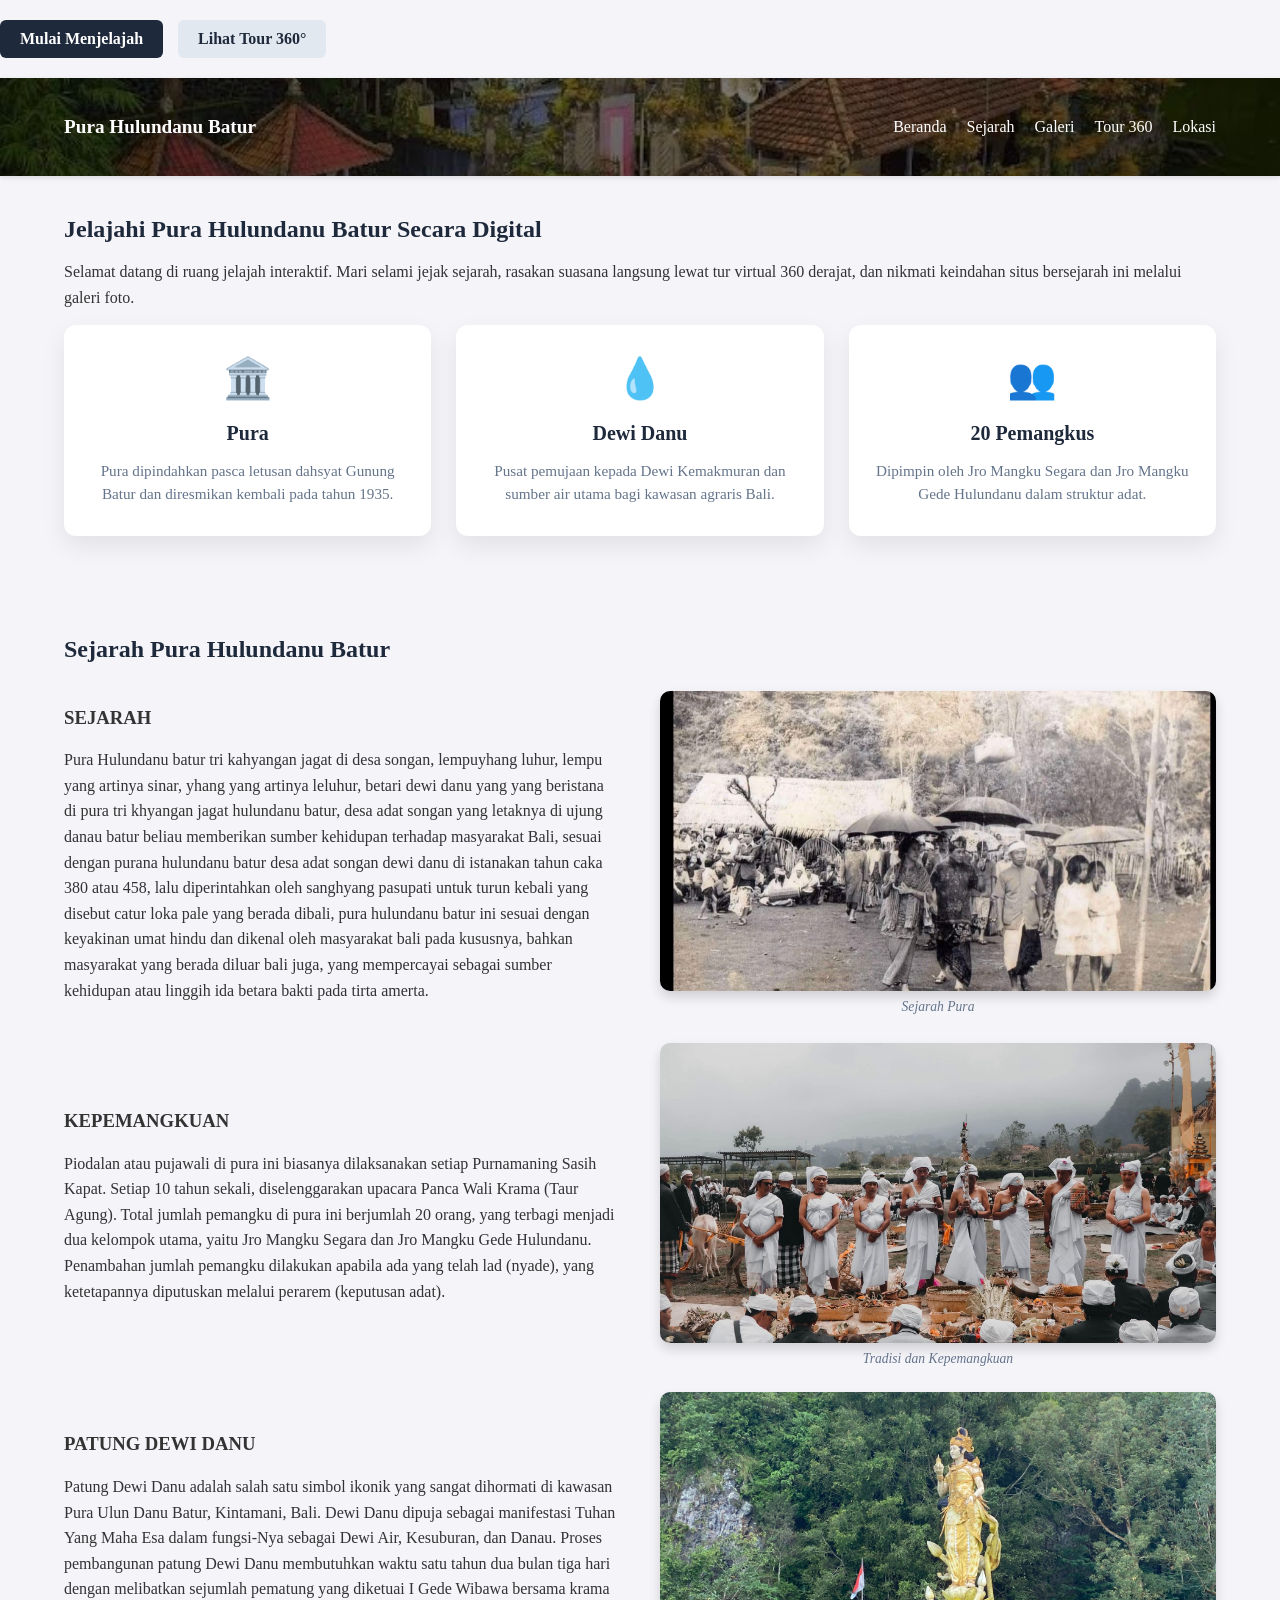
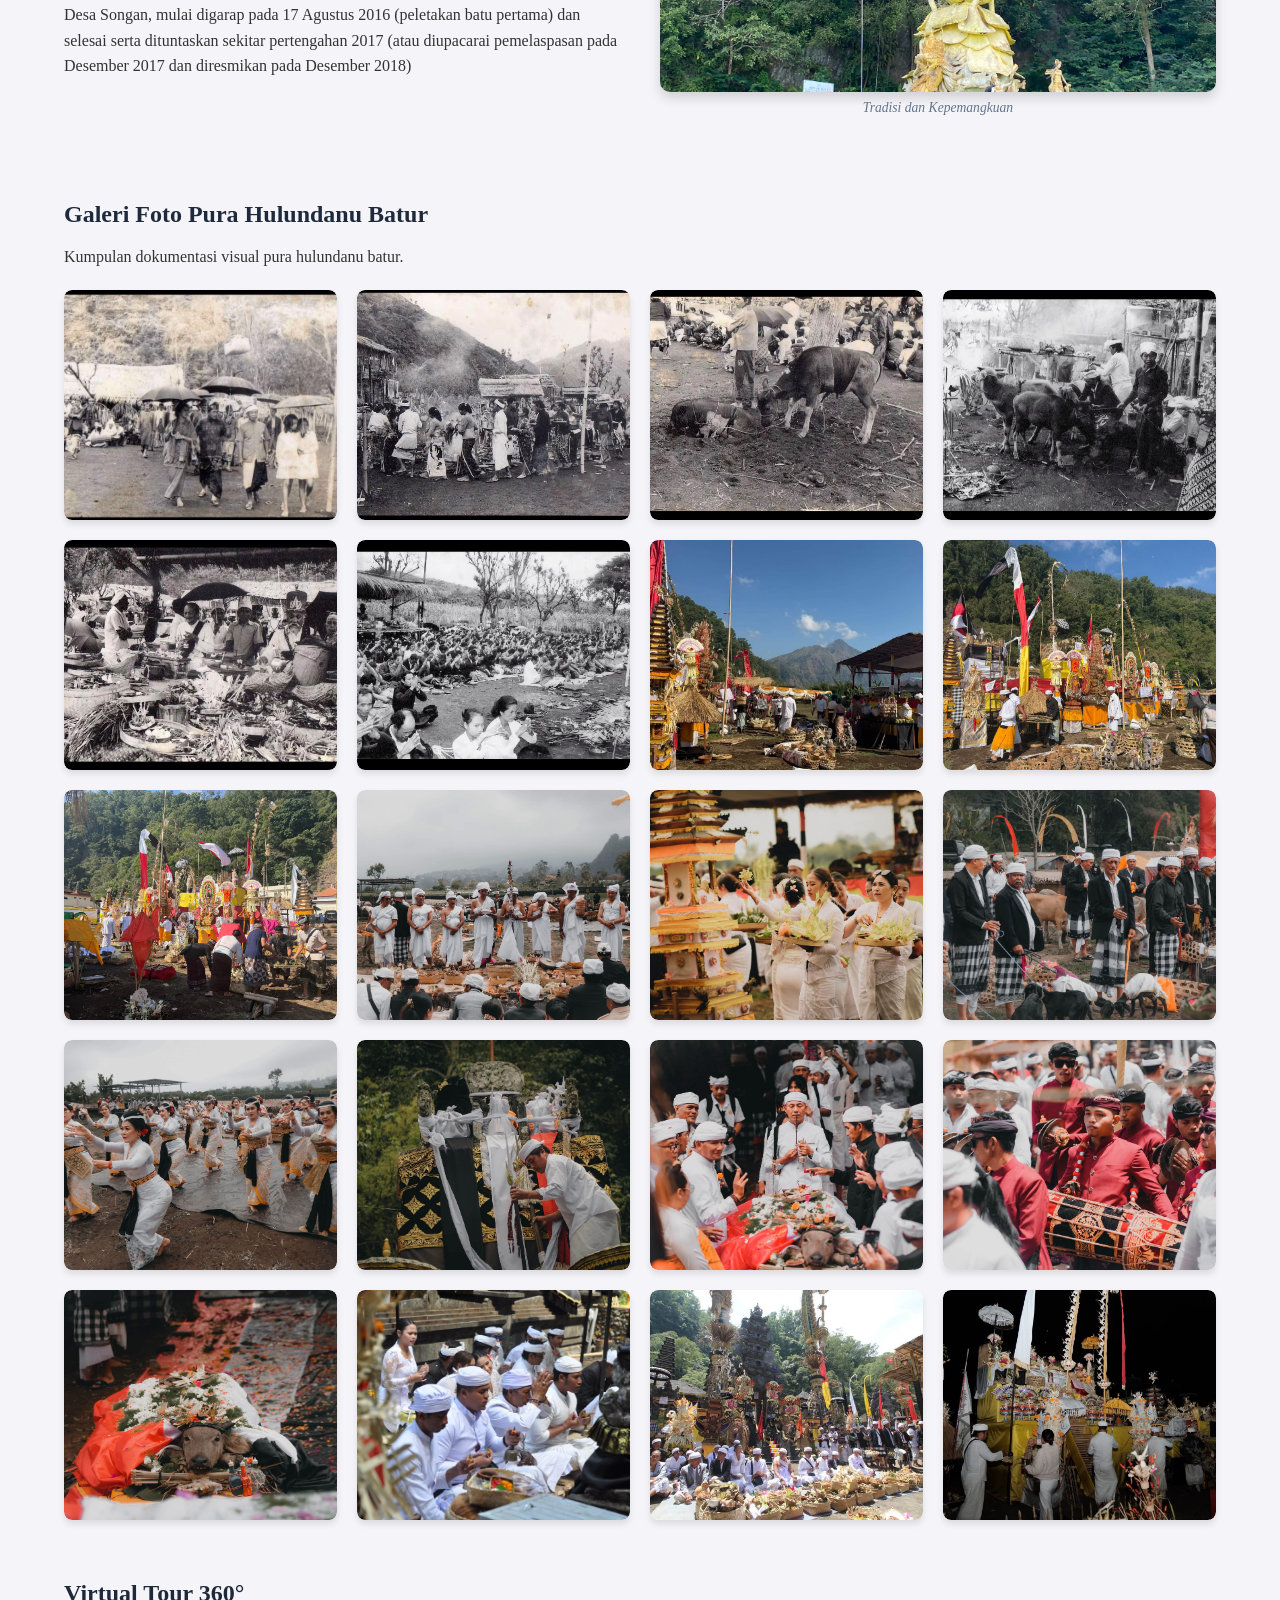
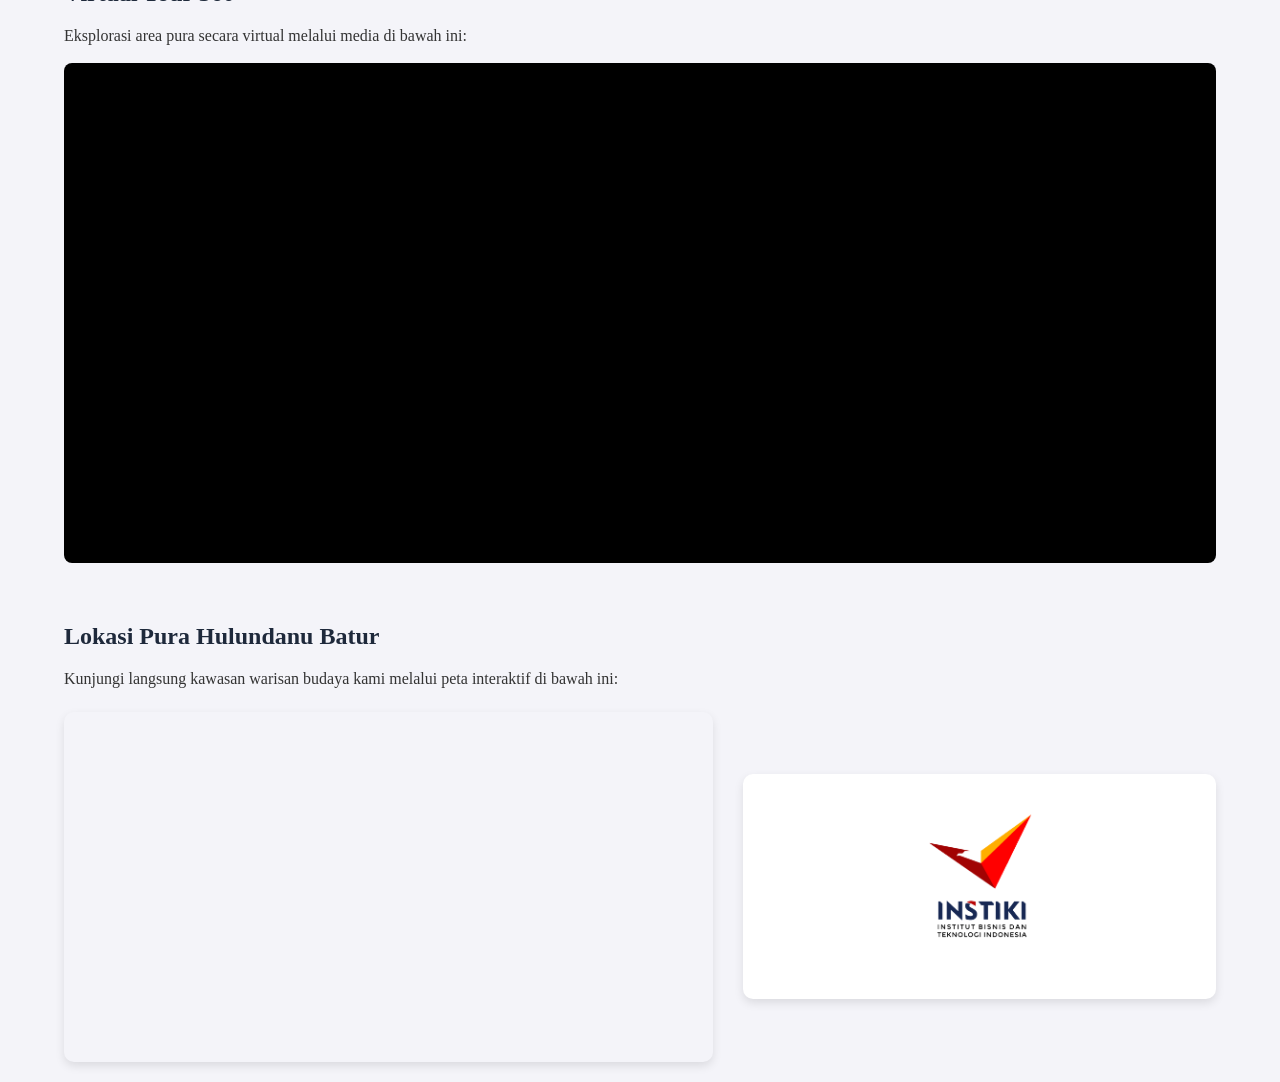
<file: index.html>
<!DOCTYPE html>
<html lang="id">
<head>
    <meta charset="UTF-8">
    <meta name="viewport" content="width=device-width, initial-scale=1.0">
    <title>Portal Budaya Interaktif - Pura Hulundanu Batur</title>
    <link rel="stylesheet" href="style.css">
    <div class="hero-buttons">
        <a href="#sejarah" class="btn-primary">Mulai Menjelajah</a>
        <a href="#aset" class="btn-secondary">Lihat Tour 360°</a>
    </div>
</head>
<body>

    <!-- Menu Navigasi Atas (Sticky) -->
    <header>
        <div class="logo">Pura Hulundanu Batur</div>
        <nav>
            <ul>
                <li><a href="#beranda">Beranda</a></li>
                <li><a href="#sejarah">Sejarah</a></li>
                <li><a href="#galeri">Galeri</a></li>
                <li><a href="#aset">Tour 360</a></li>
                <li><a href="#lokasi">Lokasi</a></li>
            </ul>
        </nav>
    </header>

    <!-- BAGIAN 1: KONTEN BERANDA -->
    <section id="beranda" class="container">
        <h1>Jelajahi Pura Hulundanu Batur Secara Digital</h1>
        <p>Selamat datang di ruang jelajah interaktif. Mari selami jejak sejarah, rasakan suasana langsung lewat tur virtual 360 derajat, dan nikmati keindahan situs bersejarah ini melalui galeri foto.</p>
    </section>
    <section class="container">
        <div class="info-cards-grid">
            
            <!-- Kartu 1 -->
            <div class="info-card">
                <div class="info-icon">🏛️</div>
                <h3>Pura</h3>
                <p>Pura dipindahkan pasca letusan dahsyat Gunung Batur dan diresmikan kembali pada tahun 1935.</p>
            </div>

            <!-- Kartu 2 -->
            <div class="info-card">
                <div class="info-icon">💧</div>
                <h3>Dewi Danu</h3>
                <p>Pusat pemujaan kepada Dewi Kemakmuran dan sumber air utama bagi kawasan agraris Bali.</p>
            </div>

            <!-- Kartu 3 -->
            <div class="info-card">
                <div class="info-icon">👥</div>
                <h3>20 Pemangkus</h3>
                <p>Dipimpin oleh Jro Mangku Segara dan Jro Mangku Gede Hulundanu dalam struktur adat.</p>
            </div>

        </div>
    </section>

    <!-- BAGIAN 2: KONTEN SEJARAH (Zig-zag) -->
    <section id="sejarah" class="container">
        <h2>Sejarah Pura Hulundanu Batur</h2>
        
        <div class="sejarah-section">
            <div class="sejarah-teks">
                <h3>SEJARAH</h3>
                <p>Pura Hulundanu batur tri kahyangan jagat di desa songan, lempuyhang luhur, lempu yang artinya sinar, yhang yang artinya leluhur, betari dewi danu yang yang beristana di pura tri khyangan jagat hulundanu batur, desa adat songan yang letaknya di ujung danau batur beliau memberikan sumber kehidupan terhadap masyarakat Bali, sesuai dengan purana hulundanu batur desa adat songan dewi danu di istanakan tahun caka 380 atau 458, lalu diperintahkan oleh sanghyang pasupati untuk turun kebali yang disebut catur loka pale yang berada dibali, pura hulundanu batur ini sesuai dengan keyakinan umat hindu dan dikenal oleh masyarakat bali pada kususnya, bahkan masyarakat yang berada diluar bali juga, yang mempercayai sebagai sumber kehidupan atau linggih ida betara bakti pada tirta amerta.</p>
            </div>
            <div class="sejarah-gambar">
                <img src="foto1.JPG" alt="Pura Hulundanu Batur">
                <span class="caption-foto">Sejarah Pura</span>
            </div>
        </div>

        <div class="sejarah-section dibalik">
            <div class="sejarah-gambar">
                <img src="foto11.JPG" alt="Kepemangkuan Pura">
                <span class="caption-foto">Tradisi dan Kepemangkuan</span>
            </div>
            <div class="sejarah-teks">
                <h3>KEPEMANGKUAN</h3>
                <p>Piodalan atau pujawali di pura ini biasanya dilaksanakan setiap Purnamaning Sasih Kapat. Setiap 10 tahun sekali, diselenggarakan upacara Panca Wali Krama (Taur Agung).

                    Total jumlah pemangku di pura ini berjumlah 20 orang, yang terbagi menjadi dua kelompok utama, yaitu Jro Mangku Segara dan Jro Mangku Gede Hulundanu. Penambahan jumlah pemangku dilakukan apabila ada yang telah lad (nyade), yang ketetapannya diputuskan melalui perarem (keputusan adat).</p>
                
            </div>
        </div>
        <div class="sejarah-section dibalik">
            <div class="sejarah-gambar">
                <img src="patung.jpg" alt="Patung Dewi Danu">
                <span class="caption-foto">Tradisi dan Kepemangkuan</span>
            </div>
            <div class="sejarah-teks">
                <h3>PATUNG DEWI DANU</h3>
                <p>Patung Dewi Danu adalah salah satu simbol ikonik yang sangat dihormati di kawasan Pura Ulun Danu Batur, Kintamani, Bali. Dewi Danu dipuja sebagai manifestasi Tuhan Yang Maha Esa dalam fungsi-Nya sebagai Dewi Air, Kesuburan, dan Danau. Proses pembangunan patung Dewi Danu membutuhkan waktu satu tahun dua bulan tiga hari dengan melibatkan sejumlah pematung yang diketuai I Gede Wibawa bersama krama Desa Songan, mulai digarap pada 17 Agustus 2016 (peletakan batu pertama) dan selesai serta dituntaskan sekitar pertengahan 2017 (atau diupacarai pemelaspasan pada Desember 2017 dan diresmikan pada Desember 2018)</p>
            </div>
        </div>
        
        
    </section>

    <!-- BAGIAN 3: KONTEN GALERI FOTO -->
    <section id="galeri" class="container">
        <h2>Galeri Foto Pura Hulundanu Batur</h2>
        <p>Kumpulan dokumentasi visual pura hulundanu batur.</p>
        
        <div class="galeri-grid">
            <div class="item-galeri"><img src="foto1.JPG" alt="Pura Hulundanu Batur"></div>
            <div class="item-galeri"><img src="foto2.JPG" alt="Foto 2"></div>
            <div class="item-galeri"><img src="foto3.JPG" alt="Foto 3"></div>
            <div class="item-galeri"><img src="foto4.JPG" alt="Foto 4"></div>
            <div class="item-galeri"><img src="foto5.JPG" alt="Foto 5"></div>
            <div class="item-galeri"><img src="foto6.JPG" alt="Foto 6"></div>
            <div class="item-galeri"><img src="foto8.JPG" alt="Foto 8"></div>
            <div class="item-galeri"><img src="foto9.JPG" alt="Foto 9"></div>
            <div class="item-galeri"><img src="foto10.JPG" alt="Foto 10"></div>
            <div class="item-galeri"><img src="foto11.JPG" alt="Foto 11"></div>
            <div class="item-galeri"><img src="foto12.JPG" alt="Foto 12"></div>
            <div class="item-galeri"><img src="foto14.JPG" alt="Foto 14"></div>
            <div class="item-galeri"><img src="foto15.JPG" alt="Foto 15"></div>
            <div class="item-galeri"><img src="foto16.JPG" alt="Foto 15"></div>
            <div class="item-galeri"><img src="foto17.JPG" alt="Foto 15"></div>
            <div class="item-galeri"><img src="foto18.JPG" alt="Foto 15"></div>
            <div class="item-galeri"><img src="foto19.JPG" alt="Foto 15"></div>
            <div class="item-galeri"><img src="foto20.JPG" alt="Foto 15"></div>
            <div class="item-galeri"><img src="foto21.JPG" alt="Foto 15"></div>
            <div class="item-galeri"><img src="22.JPG" alt="Foto 15"></div>
            
        </div>
    </section>

    <!-- BAGIAN 4: VIRTUAL TOUR 360 / 3DVISTA -->
    <section id="aset" class="container">
        <h2>Virtual Tour 360°</h2>
        <p>Eksplorasi area pura secara virtual melalui media di bawah ini:</p>
        <div class="embed-container">
            <iframe src="https://your-3dvista-project-link.com" allowfullscreen></iframe>
        </div>
    </section>

    <!-- BAGIAN 5: LOKASI / GOOGLE MAPS -->
    <!-- BAGIAN 5: LOKASI & LOGO (2 KOLOM) -->
    <section id="lokasi" class="container">
        <h2>Lokasi Pura Hulundanu Batur</h2>
        <p>Kunjungi langsung kawasan warisan budaya kami melalui peta interaktif di bawah ini:</p>
        
        <div class="lokasi-grid">
            <!-- Kolom Kiri: Google Maps -->
            <div class="lokasi-peta">
                <iframe 
                    src="https://www.google.com/maps/embed?pb=!1m18!1m12!1m3!1d3948.820444915949!2d115.41493117500987!3d-8.220804791811876!2m3!1f0!2f0!3f0!3m2!1i1024!2i768!4f13.1!3m3!1m2!1s0x2dd1f125ac0d0ad3%3A0x3fe7c193cab50446!2sPURA%20HULUNDANU%20BATUR%20SONGAN!5e0!3m2!1sid!2sid!4v1794584905692!5m2!1sid!2sid" 
                    width="100%" 
                    height="350" 
                    style="border:0;" 
                    allowfullscreen="" 
                    loading="lazy" 
                    referrerpolicy="strict-origin-when-cross-origin">
                </iframe>
            </div>

            <!-- Kolom Kanan: Logo & Informasi Alamat -->
            <div class="lokasi-logo">
                <img src="in.png" alt="Logo Pura Hulundanu Batur">
            </div>
        </div>
    </section>
    </section>

</body>
</html>

</body>
</html>
</file>
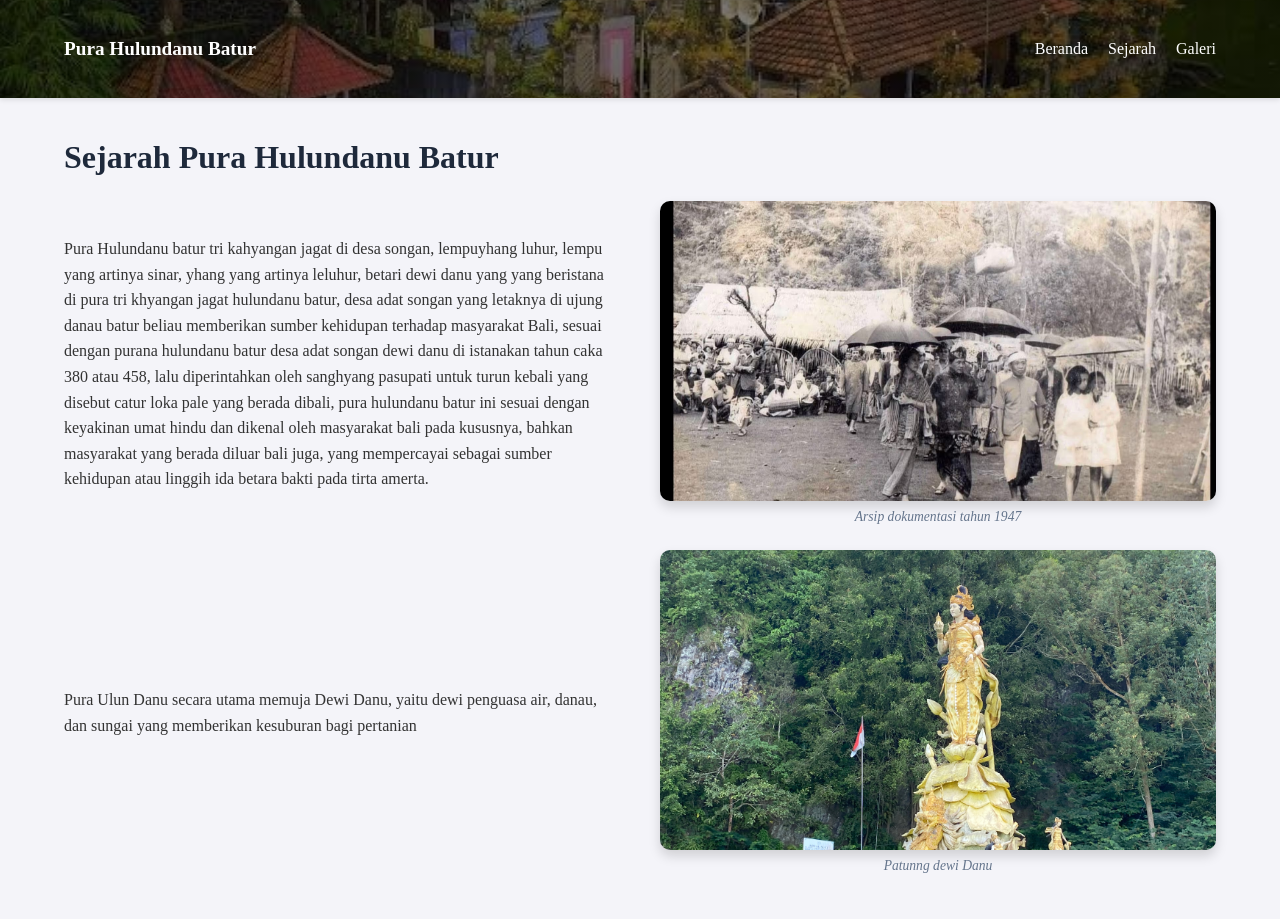
<file: sejarah.html>
<!DOCTYPE html>
<html lang="id">
<head>
    <meta charset="UTF-8">
    <meta name="viewport" content="width=device-width, initial-scale=1.0">
    <title>Sejarah - Portal Budaya</title>
    <link rel="stylesheet" href="style.css">
</head>
<body>

    <!-- Menu Navigasi -->
    <header>
        <div class="logo">Pura Hulundanu Batur</div>
        <nav>
            <ul>
                <li><a href="index.html">Beranda</a></li>
                <li><a href="sejarah.html">Sejarah</a></li>
                <li><a href="galeri.html">Galeri</a></li>
            </ul>
        </nav>
    </header>

    <!-- Konten Sejarah -->
    <div class="container">
        <h1>Sejarah Pura Hulundanu Batur</h1>
        
        <!-- Bagian 1: Teks di Kiri, Gambar di Kanan -->
        <div class="sejarah-section">
            <div class="sejarah-teks">
                <p> Pura Hulundanu batur tri kahyangan jagat di desa songan, lempuyhang luhur, lempu yang artinya sinar, yhang yang artinya leluhur, betari dewi danu yang yang beristana di pura tri khyangan jagat hulundanu batur, desa adat songan yang letaknya di ujung danau batur beliau memberikan sumber kehidupan terhadap masyarakat Bali, sesuai dengan purana hulundanu batur desa adat songan dewi danu di istanakan tahun caka 380 atau 458, lalu diperintahkan oleh sanghyang pasupati untuk turun kebali yang disebut catur loka pale yang berada dibali, pura hulundanu batur ini sesuai dengan keyakinan umat hindu dan dikenal oleh masyarakat bali pada kususnya, bahkan masyarakat yang berada diluar bali juga, yang mempercayai sebagai sumber kehidupan atau linggih ida betara bakti pada tirta amerta.</p>
            </div>
            <div class="sejarah-gambar">
                <img src="foto1.JPG" alt="Sejarah Pura Batur">
                <span class="caption-foto">Arsip dokumentasi tahun 1947</span>
            </div>
        </div>

        <!-- Bagian 2: Gambar di Kiri, Teks di Kanan (Gaya Zig-zag) -->
        <div class="sejarah-section dibalik">
            <div class="sejarah-gambar">
                <img src="patung.jpg" alt="Arsitektur Pura Batur">
                <span class="caption-foto">Patunng dewi Danu</span>
            </div>
            <div class="sejarah-teks">
                <p>Pura Ulun Danu secara utama memuja Dewi Danu, yaitu dewi penguasa air, danau, dan sungai yang memberikan kesuburan bagi pertanian</p>
            </div>
        </div>
    </div>

</body>
</html>
</file>
<file: style.css>
/* Kunci agar perpindahan menu halaman terasa mulus saat digulir */
html {
    scroll-behavior: smooth;
}

body {
    background-color: #f4f4f9;
    color: #333;
    margin: 0;
    padding: 0;
}

/* ========================================= */
/* NAVIGASI BAR (Sticky Header & Background) */
/* ========================================= */
header {
    position: sticky;
    top: 0;
    z-index: 1000;
    background-image: linear-gradient(rgba(0, 0, 0, 0.5), rgba(0, 0, 0, 0.5)), url('bgh.jpeg');
    background-size: cover;
    background-position: center;
    background-repeat: no-repeat;
    color: white;
    display: flex;
    justify-content: space-between;
    align-items: center;
    padding: 1.5rem 5%;
    box-shadow: 0 2px 5px rgba(0,0,0,0.1);
}

.logo {
    font-size: 1.2rem;
    font-weight: bold;
}

nav ul {
    list-style: none;
    display: flex;
    gap: 20px;
}

nav ul li a {
    color: white;
    text-decoration: none;
    transition: color 0.3s;
    font-weight: 500;
}

nav ul li a:hover {
    color: #38bdf8;
}

/* ========================================= */
/* KONTAINER UTAMA & TIPOGRAFI               */
/* ========================================= */
.container {
    padding: 20px 5%; /* Dibuat lebih rapat agar tidak ada spasi kosong raksasa */
    max-width: 1200px;
    margin: auto;
}

h1, h2 {
    margin-bottom: 10px;
    color: #1e293b;
}

p {
    line-height: 1.6;
    margin-bottom: 15px;
}

/* Pengaturan Gambar Utama (Beranda) */
.container img {
    width: 100%;
    max-width: 800px;
    height: auto;
    border-radius: 8px;
    box-shadow: 0 4px 6px rgba(0, 0, 0, 0.1);
    display: block;
    margin-top: 15px;
    object-fit: cover;
}

/* ========================================= */
/* PENGATURAN HALAMAN SEJARAH (ZIG-ZAG)      */
/* ========================================= */
.sejarah-section {
    display: flex;
    align-items: center;
    gap: 40px;
    margin-top: 25px;
    margin-bottom: 25px; /* Direkatkan agar jarak antar elemen pas */
}

/* Membuat efek zig-zag (gambar dibalik ke kiri pada bagian tertentu) */
.sejarah-section.dibalik {
    flex-direction: row-reverse;
}

.sejarah-teks {
    flex: 1;
}

.sejarah-gambar {
    flex: 1;
    text-align: center;
}

.sejarah-gambar img {
    width: 100%;
    height: 300px;
    object-fit: cover;
    border-radius: 10px;
    box-shadow: 0 6px 12px rgba(0, 0, 0, 0.15);
    transition: transform 0.3s ease;
    margin-top: 0;
}

.sejarah-gambar img:hover {
    transform: scale(1.02);
}

.caption-foto {
    display: block;
    margin-top: 8px;
    font-size: 0.85rem;
    color: #64748b;
    font-style: italic;
}

/* ========================================= */
/* KHUSUS PENGATURAN GALERI FOTO             */
/* ========================================= */
.galeri-grid {
    display: grid;
    grid-template-columns: repeat(auto-fit, minmax(250px, 1fr));
    gap: 20px;
    margin-top: 20px;
}

.item-galeri {
    background: #ffffff;
    border-radius: 8px;
    overflow: hidden;
    box-shadow: 0 4px 6px rgba(0, 0, 0, 0.1);
    transition: transform 0.3s ease, box-shadow 0.3s ease;
}

.item-galeri:hover {
    transform: translateY(-5px);
    box-shadow: 0 6px 12px rgba(0, 0, 0, 0.15);
}

.item-galeri img {
    width: 100%;
    max-width: none;
    height: 230px;
    object-fit: cover;
    display: block;
    margin-top: 0;
}

/* ========================================= */
/* EMBED & GOOGLE MAPS                       */
/* ========================================= */
.embed-container {
    width: 100%;
    height: 500px;
    background: #000;
    border-radius: 8px;
    overflow: hidden;
    margin-top: 15px;
}

.peta-container {
    width: 100%;
    height: 400px;
    border-radius: 8px;
    overflow: hidden;
    box-shadow: 0 4px 6px rgba(0, 0, 0, 0.1);
    margin-top: 15px;
}

iframe {
    width: 100%;
    height: 100%;
    border: none;
}

/* ========================================= */
/* RESPONSIF UNTUK HP                        */
/* ========================================= */
@media (max-width: 768px) {
    .sejarah-section, .sejarah-section.dibalik {
        flex-direction: column;
        gap: 20px;
    }
    
    header {
        padding: 1rem 5%;
    }
}
/* Pembungkus utama galeri geser */
.galeri-scroll-container {
    display: flex;
    gap: 20px;                      /* Jarak antar foto */
    overflow-x: auto;               /* Memunculkan fungsi geser/scroll horizontal */
    scroll-snap-type: x mandatory;  /* Membuat posisi berhenti foto terasa pas (menempel) */
    padding-bottom: 15px;           /* Ruang untuk garis scrollbar di bawah */
    scroll-behavior: smooth;        /* Efek geser yang halus */
}

/* ========================================= */
/* PENGATURAN LOKASI 2 KOLOM (PETA & LOGO)   */
/* ========================================= */
.lokasi-grid {
    display: flex;
    align-items: center;
    gap: 30px; /* Jarak antara peta dan kotak logo */
    margin-top: 20px;
}

/* Kolom Kiri: Peta mengambil ruang lebih luas (misal: 60%) */
.lokasi-peta {
    flex: 1.5;
    height: 350px;
    border-radius: 10px;
    overflow: hidden;
    box-shadow: 0 4px 10px rgba(0, 0, 0, 0.1);
}

.lokasi-peta iframe {
    width: 100%;
    height: 100%;
    border: none;
}

/* Kolom Kanan: Kotak Logo & Info (misal: 40%) */
.lokasi-logo {
    flex: 1;
    background: #ffffff;
    padding: 30px 20px;
    border-radius: 10px;
    box-shadow: 0 4px 10px rgba(0, 0, 0, 0.1);
    text-align: center;
    display: flex;
    flex-direction: column;
    align-items: center;
    justify-content: center;
}

/* Ukuran Logo agar proporsional dan tidak terpotong */
.lokasi-logo img {
    width: 150px;
    height: 150px;
    object-fit: contain; /* Memastikan logo tampil utuh tanpa terpotong */
    margin-top: 0;
    margin-bottom: 15px;
    box-shadow: none;    /* Menghilangkan bayangan kotak bawaan .container img */
}

.lokasi-logo h3 {
    margin-bottom: 8px;
    color: #1e293b;
}

.lokasi-logo p {
    font-size: 0.95rem;
    color: #64748b;
    margin-bottom: 0;
}

/* Responsif untuk layar HP (bertumpuk ke bawah) */
@media (max-width: 768px) {
    .lokasi-grid {
        flex-direction: column;
    }

    .lokasi-peta, .lokasi-logo {
        width: 100%;
    }
}
/* Styling Tombol Beranda */
.hero-buttons {
    display: flex;
    gap: 15px;
    margin: 20px 0;
}

.hero-buttons a {
    padding: 10px 20px;
    border-radius: 6px;
    text-decoration: none;
    font-weight: 600;
    transition: background 0.3s ease;
}

.btn-primary {
    background-color: #1e293b;
    color: white;
}

.btn-primary:hover {
    background-color: #334155;
}

.btn-secondary {
    background-color: #e2e8f0;
    color: #1e293b;
}

.btn-secondary:hover {
    background-color: #cbd5e1;
}
/* ========================================= */
/* INFO CARDS (3 KOTAK RINGKASAN)            */
/* ========================================= */
.info-cards-grid {
    display: grid;
    grid-template-columns: repeat(auto-fit, minmax(280px, 1fr));
    gap: 25px;
    margin-top: -40px; /* Efek sedikit menumpuk ke atas menutupi batas hero (opsional) */
    margin-bottom: 40px;
    position: relative;
    z-index: 10;
}

.info-card {
    background: #ffffff;
    padding: 30px 20px;
    border-radius: 12px;
    text-align: center;
    box-shadow: 0 10px 25px rgba(0, 0, 0, 0.08);
    transition: transform 0.3s ease, box-shadow 0.3s ease;
}

/* Efek saat kursor menyentuh kartu */
.info-card:hover {
    transform: translateY(-5px);
    box-shadow: 0 15px 30px rgba(0, 0, 0, 0.12);
}

.info-icon {
    font-size: 2.5rem;
    margin-bottom: 15px;
}

.info-card h3 {
    font-size: 1.25rem;
    color: #1e293b;
    margin-bottom: 10px;
}

.info-card p {
    font-size: 0.95rem;
    color: #64748b;
    line-height: 1.5;
    margin-bottom: 0;
}

/* Responsif untuk layar HP */
@media (max-width: 768px) {
    .info-cards-grid {
        margin-top: 20px; /* Di HP dinormalkan agar tidak terlalu menjorok */
    }
}
</file>
